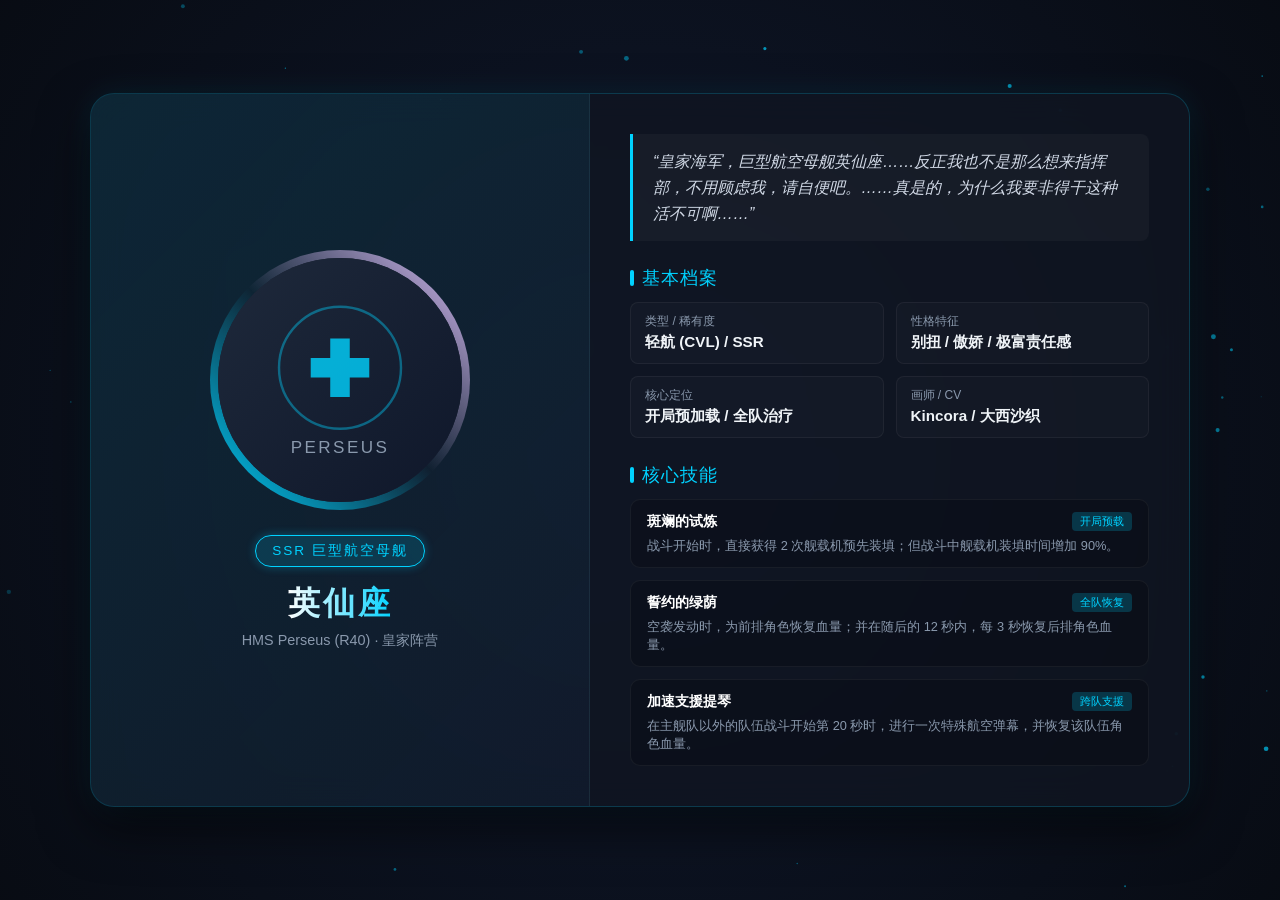
<file: WebHome.html>
<!DOCTYPE html>
<html lang="zh-CN">
<head>
    <meta charset="UTF-8">
    <meta name="viewport" content="width=device-width, initial-scale=1.0">
    <title>碧蓝航线 - 英仙座 (HMS Perseus)</title>
    <style>
        :root {
            --primary: #00d2ff;
            --secondary: #3a7bd5;
            --accent: #e0c3fc;
            --bg-dark: #0a0d14;
            --card-bg: rgba(16, 22, 34, 0.75);
            --text-main: #f0f4f8;
            --text-sub: #8a99ad;
        }

        * {
            margin: 0;
            padding: 0;
            box-sizing: border-box;
            font-family: 'Segoe UI', -apple-system, BlinkMacSystemFont, Roboto, sans-serif;
        }

        body {
            background-color: var(--bg-dark);
            color: var(--text-main);
            overflow-x: hidden;
            min-height: 100vh;
            display: flex;
            justify-content: center;
            align-items: center;
            position: relative;
        }

        /* 动态背景 Canvas */
        #bg-canvas {
            position: fixed;
            top: 0;
            left: 0;
            width: 100%;
            height: 100%;
            z-index: 0;
            pointer-events: none;
        }

        /* 主容器 */
        .container {
            position: relative;
            z-index: 1;
            width: 90%;
            max-width: 1100px;
            margin: 40px auto;
            background: var(--card-bg);
            backdrop-filter: blur(16px);
            -webkit-backdrop-filter: blur(16px);
            border: 1px solid rgba(0, 210, 255, 0.2);
            border-radius: 24px;
            box-shadow: 0 20px 50px rgba(0, 0, 0, 0.6),
                        0 0 30px rgba(0, 210, 255, 0.1);
            display: grid;
            grid-template-columns: 1fr 1.2fr;
            overflow: hidden;
            transition: transform 0.3s ease, box-shadow 0.3s ease;
        }

        .container:hover {
            box-shadow: 0 25px 60px rgba(0, 0, 0, 0.8),
                        0 0 40px rgba(0, 210, 255, 0.25);
        }

        /* 左侧立绘/视觉区 */
        .visual-section {
            position: relative;
            background: linear-gradient(135deg, rgba(0,210,255,0.1), rgba(58,123,213,0.05));
            display: flex;
            flex-direction: column;
            justify-content: center;
            align-items: center;
            padding: 40px 20px;
            border-right: 1px solid rgba(255, 255, 255, 0.05);
            overflow: hidden;
        }

        .avatar-wrapper {
            position: relative;
            width: 260px;
            height: 260px;
            border-radius: 50%;
            padding: 8px;
            background: linear-gradient(45deg, var(--primary), transparent, var(--accent));
            animation: spinBg 10s linear infinite;
        }

        @keyframes spinBg {
            0% { transform: rotate(0deg); }
            100% { transform: rotate(360deg); }
        }

        .avatar {
            width: 100%;
            height: 100%;
            border-radius: 50%;
            object-fit: cover;
            background-color: #1a2232;
            display: flex;
            justify-content: center;
            align-items: center;
            position: relative;
            z-index: 1;
        }

        /* 标签与徽章 */
        .badge {
            margin-top: 25px;
            padding: 6px 16px;
            background: rgba(0, 210, 255, 0.15);
            border: 1px solid var(--primary);
            border-radius: 20px;
            color: var(--primary);
            font-size: 0.85rem;
            letter-spacing: 2px;
            text-transform: uppercase;
            box-shadow: 0 0 10px rgba(0,210,255,0.3);
        }

        .character-title {
            margin-top: 15px;
            font-size: 2rem;
            font-weight: 700;
            letter-spacing: 3px;
            background: linear-gradient(to right, #fff, var(--primary));
            -webkit-background-clip: text;
            background-clip: text; /* 标准属性定义 */
            -webkit-text-fill-color: transparent;
        }

        .character-subtitle {
            font-size: 0.9rem;
            color: var(--text-sub);
            margin-top: 5px;
        }

        /* 右侧信息区 */
        .info-section {
            padding: 40px;
            display: flex;
            flex-direction: column;
            justify-content: space-between;
        }

        .quote-box {
            position: relative;
            padding: 15px 20px;
            background: rgba(255, 255, 255, 0.03);
            border-left: 3px solid var(--primary);
            border-radius: 0 8px 8px 0;
            margin-bottom: 25px;
            font-style: italic;
            color: #d1d9e6;
            line-height: 1.6;
        }

        .section-title {
            font-size: 1.1rem;
            color: var(--primary);
            margin-bottom: 12px;
            display: flex;
            align-items: center;
            gap: 8px;
            letter-spacing: 1px;
        }

        .section-title::before {
            content: '';
            display: inline-block;
            width: 4px;
            height: 16px;
            background: var(--primary);
            border-radius: 2px;
        }

        /* 属性表格 Grid */
        .stats-grid {
            display: grid;
            grid-template-columns: repeat(2, 1fr);
            gap: 12px;
            margin-bottom: 25px;
        }

        .stat-item {
            background: rgba(255, 255, 255, 0.02);
            padding: 10px 14px;
            border-radius: 8px;
            border: 1px solid rgba(255, 255, 255, 0.05);
        }

        .stat-label {
            font-size: 0.75rem;
            color: var(--text-sub);
        }

        .stat-value {
            font-size: 0.95rem;
            font-weight: 600;
            color: var(--text-main);
            margin-top: 2px;
        }

        /* 技能区 */
        .skills-container {
            display: flex;
            flex-direction: column;
            gap: 12px;
        }

        .skill-card {
            background: rgba(0, 0, 0, 0.2);
            border: 1px solid rgba(255, 255, 255, 0.05);
            padding: 12px 16px;
            border-radius: 10px;
            transition: all 0.2s ease;
        }

        .skill-card:hover {
            border-color: rgba(0, 210, 255, 0.4);
            transform: translateX(4px);
        }

        .skill-header {
            display: flex;
            justify-content: space-between;
            align-items: center;
            margin-bottom: 6px;
        }

        .skill-name {
            font-weight: 600;
            color: #fff;
            font-size: 0.9rem;
        }

        .skill-tag {
            font-size: 0.7rem;
            padding: 2px 8px;
            border-radius: 4px;
            background: rgba(0, 210, 255, 0.2);
            color: var(--primary);
        }

        .skill-desc {
            font-size: 0.8rem;
            color: var(--text-sub);
            line-height: 1.4;
        }

        /* 响应式调整 */
        @media (max-width: 850px) {
            .container {
                grid-template-columns: 1fr;
                margin: 20px;
            }
            .visual-section {
                border-right: none;
                border-bottom: 1px solid rgba(255, 255, 255, 0.05);
            }
        }
    </style>
</head>
<body>

    <!-- 动态背景 Canvas -->
    <canvas id="bg-canvas"></canvas>

    <!-- 卡片主体 -->
    <div class="container">
        <!-- 左侧：视觉与身份 -->
        <div class="visual-section">
            <div class="avatar-wrapper">
                <svg class="avatar" viewBox="0 0 100 100">
                    <defs>
                        <linearGradient id="avatarGrad" x1="0%" y1="0%" x2="100%" y2="100%">
                            <stop offset="0%" stop-color="#1e293b" />
                            <stop offset="100%" stop-color="#0f172a" />
                        </linearGradient>
                    </defs>
                    <rect width="100" height="100" fill="url(#avatarGrad)" />
                    <circle cx="50" cy="45" r="25" fill="none" stroke="#00d2ff" stroke-width="1" opacity="0.4"/>
                    <path d="M46 33 H54 V41 H62 V49 H54 V57 H46 V49 H38 V41 H46 Z" fill="#00d2ff" opacity="0.8"/>
                    <text x="50" y="80" font-size="7" fill="#8a99ad" text-anchor="middle" letter-spacing="1">PERSEUS</text>
                </svg>
            </div>
            <div class="badge">SSR 巨型航空母舰</div>
            <h1 class="character-title">英仙座</h1>
            <div class="character-subtitle">HMS Perseus (R40) · 皇家阵营</div>
        </div>

        <!-- 右侧：台词与详细档案 -->
        <div class="info-section">
            <div>
                <!-- 台词 -->
                <div class="quote-box">
                    “皇家海军，巨型航空母舰英仙座……反正我也不是那么想来指挥部，不用顾虑我，请自便吧。……真是的，为什么我要非得干这种活不可啊……”
                </div>

                <!-- 基本档案 -->
                <div class="section-title">基本档案</div>
                <div class="stats-grid">
                    <div class="stat-item">
                        <div class="stat-label">类型 / 稀有度</div>
                        <div class="stat-value">轻航 (CVL) / SSR</div>
                    </div>
                    <div class="stat-item">
                        <div class="stat-label">性格特征</div>
                        <div class="stat-value">别扭 / 傲娇 / 极富责任感</div>
                    </div>
                    <div class="stat-item">
                        <div class="stat-label">核心定位</div>
                        <div class="stat-value">开局预加载 / 全队治疗</div>
                    </div>
                    <div class="stat-item">
                        <div class="stat-label">画师 / CV</div>
                        <div class="stat-value">Kincora / 大西沙织</div>
                    </div>
                </div>

                <!-- 核心技能 -->
                <div class="section-title">核心技能</div>
                <div class="skills-container">
                    <div class="skill-card">
                        <div class="skill-header">
                            <span class="skill-name">斑斓的试炼</span>
                            <span class="skill-tag">开局预载</span>
                        </div>
                        <div class="skill-desc">
                            战斗开始时，直接获得 2 次舰载机预先装填；但战斗中舰载机装填时间增加 90%。
                        </div>
                    </div>

                    <div class="skill-card">
                        <div class="skill-header">
                            <span class="skill-name">誓约的绿荫</span>
                            <span class="skill-tag">全队恢复</span>
                        </div>
                        <div class="skill-desc">
                            空袭发动时，为前排角色恢复血量；并在随后的 12 秒内，每 3 秒恢复后排角色血量。
                        </div>
                    </div>

                    <div class="skill-card">
                        <div class="skill-header">
                            <span class="skill-name">加速支援提琴</span>
                            <span class="skill-tag">跨队支援</span>
                        </div>
                        <div class="skill-desc">
                            在主舰队以外的队伍战斗开始第 20 秒时，进行一次特殊航空弹幕，并恢复该队伍角色血量。
                        </div>
                    </div>
                </div>
            </div>
        </div>
    </div>

    <!-- 背景粒子动画 Script -->
    <script>
        const canvas = document.getElementById('bg-canvas');
        const ctx = canvas.getContext('2d');

        let width, height;
        let particles = [];

        function resize() {
            width = canvas.width = window.innerWidth;
            height = canvas.height = window.innerHeight;
        }

        window.addEventListener('resize', resize);
        resize();

        class Particle {
            constructor() {
                this.reset();
            }

            reset() {
                this.x = Math.random() * width;
                this.y = Math.random() * height;
                this.size = Math.random() * 2 + 0.5;
                this.speedX = (Math.random() - 0.5) * 0.3;
                this.speedY = -Math.random() * 0.5 - 0.2;
                this.alpha = Math.random() * 0.5 + 0.2;
            }

            update() {
                this.x += this.speedX;
                this.y += this.speedY;

                if (this.y < 0 || this.x < 0 || this.x > width) {
                    this.reset();
                    this.y = height;
                }
            }

            draw() {
                ctx.fillStyle = `rgba(0, 210, 255, ${this.alpha})`;
                ctx.beginPath();
                ctx.arc(this.x, this.y, this.size, 0, Math.PI * 2);
                ctx.fill();
            }
        }

        for (let i = 0; i < 70; i++) {
            particles.push(new Particle());
        }

        function animate() {
            ctx.clearRect(0, 0, width, height);

            let gradient = ctx.createRadialGradient(width/2, height/2, 100, width/2, height/2, width/1.2);
            gradient.addColorStop(0, '#0f172a');
            gradient.addColorStop(1, '#05070a');
            ctx.fillStyle = gradient;
            ctx.fillRect(0, 0, width, height);

            particles.forEach(p => {
                p.update();
                p.draw();
            });

            requestAnimationFrame(animate);
        }

        animate();
    </script>
</body>
</html>
</file>
